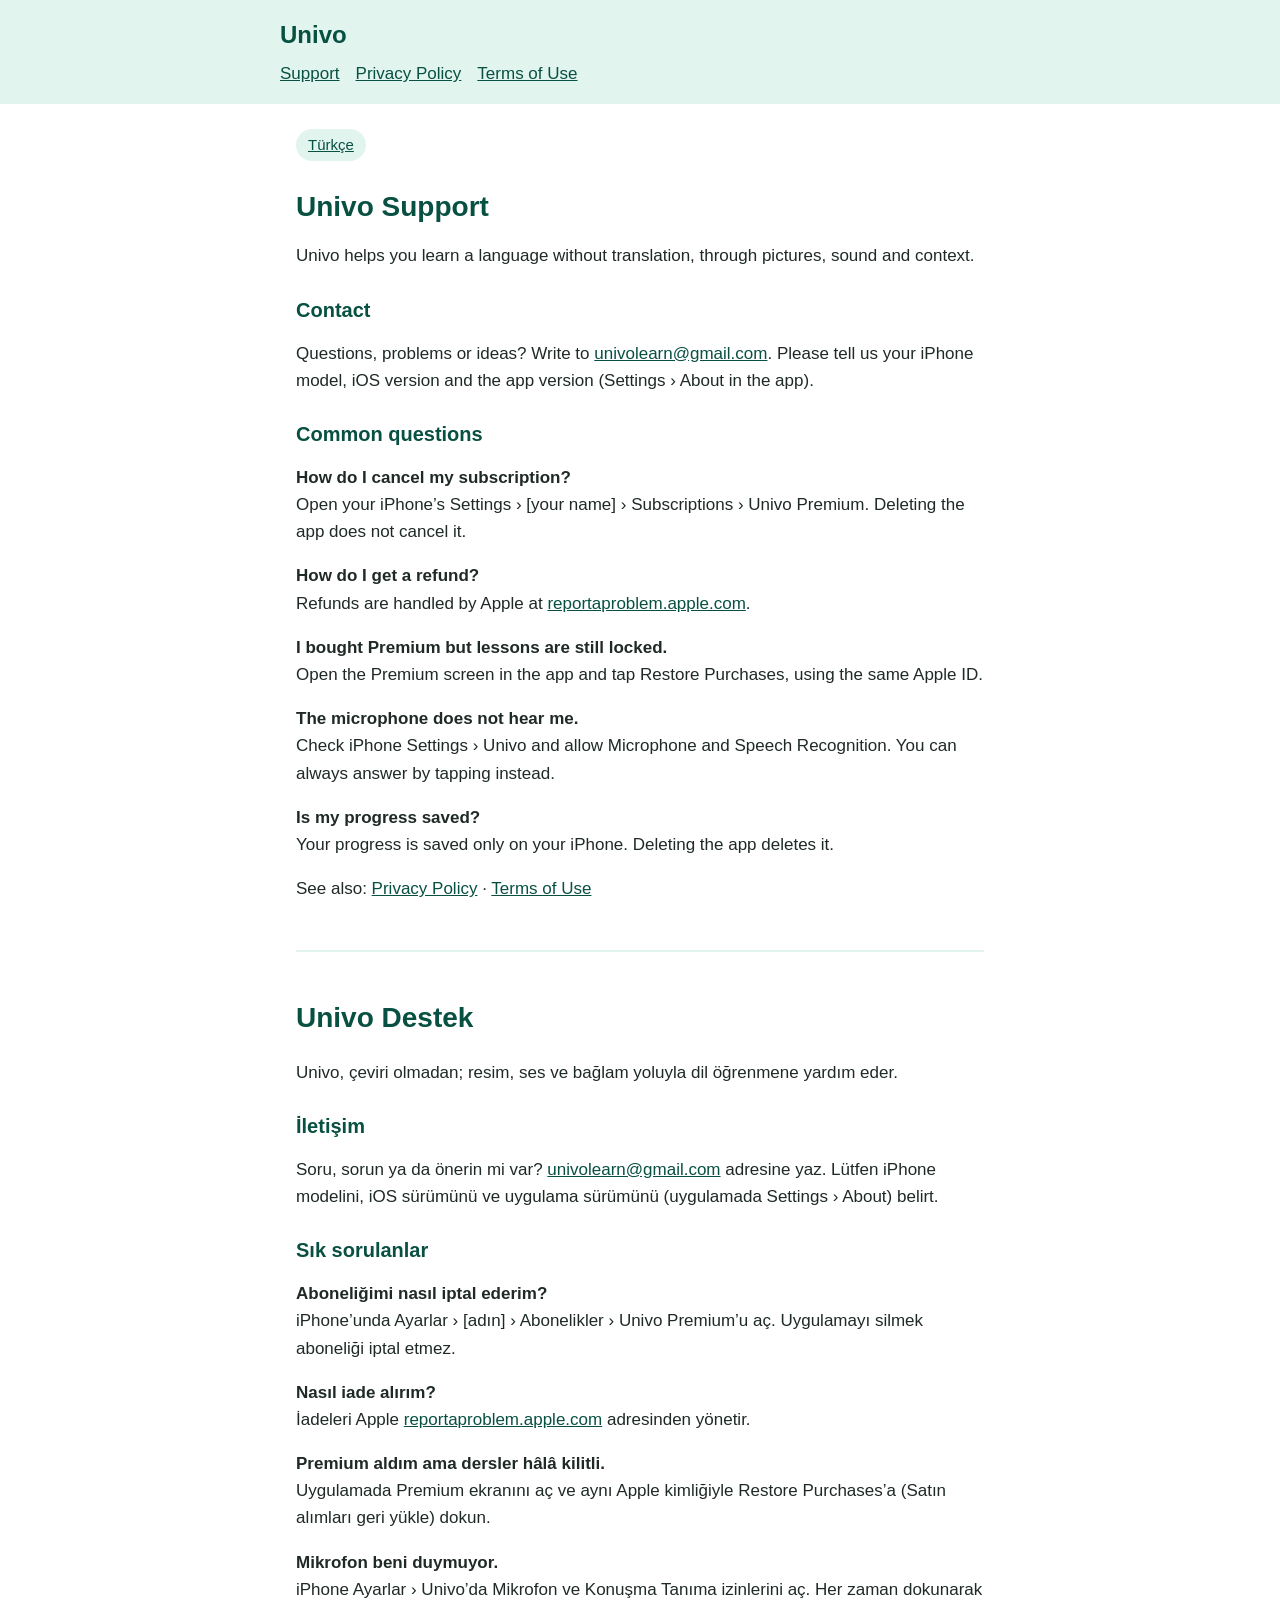
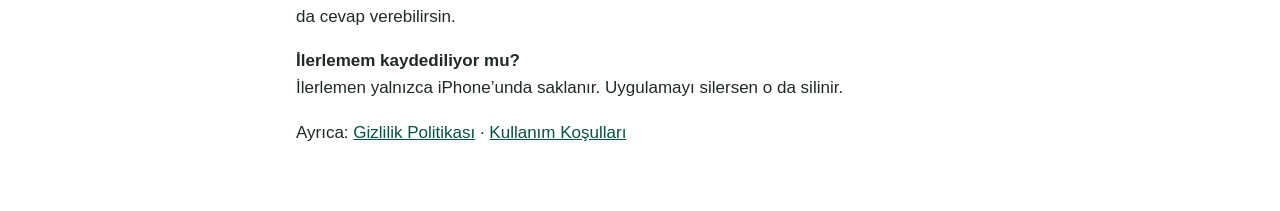
<file: index.html>
<!doctype html>
<html lang="en">
<head>
<meta charset="utf-8">
<meta name="viewport" content="width=device-width, initial-scale=1">
<title>Support – Univo</title>
<link rel="stylesheet" href="style.css">
</head>
<body>
<header><div class="in">
<a class="brand" href="index.html">Univo</a>
<nav><a href="index.html">Support</a><a href="privacy.html">Privacy Policy</a><a href="terms.html">Terms of Use</a></nav>
</div></header>
<main>
<p><a class="lang" href="#tr">Türkçe</a></p>
<h1>Univo Support</h1>
<p>Univo helps you learn a language without translation, through pictures, sound and context.</p>
<h2>Contact</h2>
<p>Questions, problems or ideas? Write to <a href="mailto:univolearn@gmail.com">univolearn@gmail.com</a>. Please tell us your iPhone model, iOS version and the app version (Settings › About in the app).</p>
<h2>Common questions</h2>
<p><strong>How do I cancel my subscription?</strong><br>Open your iPhone’s Settings › [your name] › Subscriptions › Univo Premium. Deleting the app does not cancel it.</p>
<p><strong>How do I get a refund?</strong><br>Refunds are handled by Apple at <a href="https://reportaproblem.apple.com">reportaproblem.apple.com</a>.</p>
<p><strong>I bought Premium but lessons are still locked.</strong><br>Open the Premium screen in the app and tap Restore Purchases, using the same Apple ID.</p>
<p><strong>The microphone does not hear me.</strong><br>Check iPhone Settings › Univo and allow Microphone and Speech Recognition. You can always answer by tapping instead.</p>
<p><strong>Is my progress saved?</strong><br>Your progress is saved only on your iPhone. Deleting the app deletes it.</p>
<p>See also: <a href="privacy.html">Privacy Policy</a> · <a href="terms.html">Terms of Use</a></p>

<hr>
<section id="tr" lang="tr">
<h1>Univo Destek</h1>
<p>Univo, çeviri olmadan; resim, ses ve bağlam yoluyla dil öğrenmene yardım eder.</p>
<h2>İletişim</h2>
<p>Soru, sorun ya da önerin mi var? <a href="mailto:univolearn@gmail.com">univolearn@gmail.com</a> adresine yaz. Lütfen iPhone modelini, iOS sürümünü ve uygulama sürümünü (uygulamada Settings › About) belirt.</p>
<h2>Sık sorulanlar</h2>
<p><strong>Aboneliğimi nasıl iptal ederim?</strong><br>iPhone’unda Ayarlar › [adın] › Abonelikler › Univo Premium’u aç. Uygulamayı silmek aboneliği iptal etmez.</p>
<p><strong>Nasıl iade alırım?</strong><br>İadeleri Apple <a href="https://reportaproblem.apple.com">reportaproblem.apple.com</a> adresinden yönetir.</p>
<p><strong>Premium aldım ama dersler hâlâ kilitli.</strong><br>Uygulamada Premium ekranını aç ve aynı Apple kimliğiyle Restore Purchases’a (Satın alımları geri yükle) dokun.</p>
<p><strong>Mikrofon beni duymuyor.</strong><br>iPhone Ayarlar › Univo’da Mikrofon ve Konuşma Tanıma izinlerini aç. Her zaman dokunarak da cevap verebilirsin.</p>
<p><strong>İlerlemem kaydediliyor mu?</strong><br>İlerlemen yalnızca iPhone’unda saklanır. Uygulamayı silersen o da silinir.</p>
<p>Ayrıca: <a href="privacy.html">Gizlilik Politikası</a> · <a href="terms.html">Kullanım Koşulları</a></p>
</section>
</main>
</body>
</html>
</file>
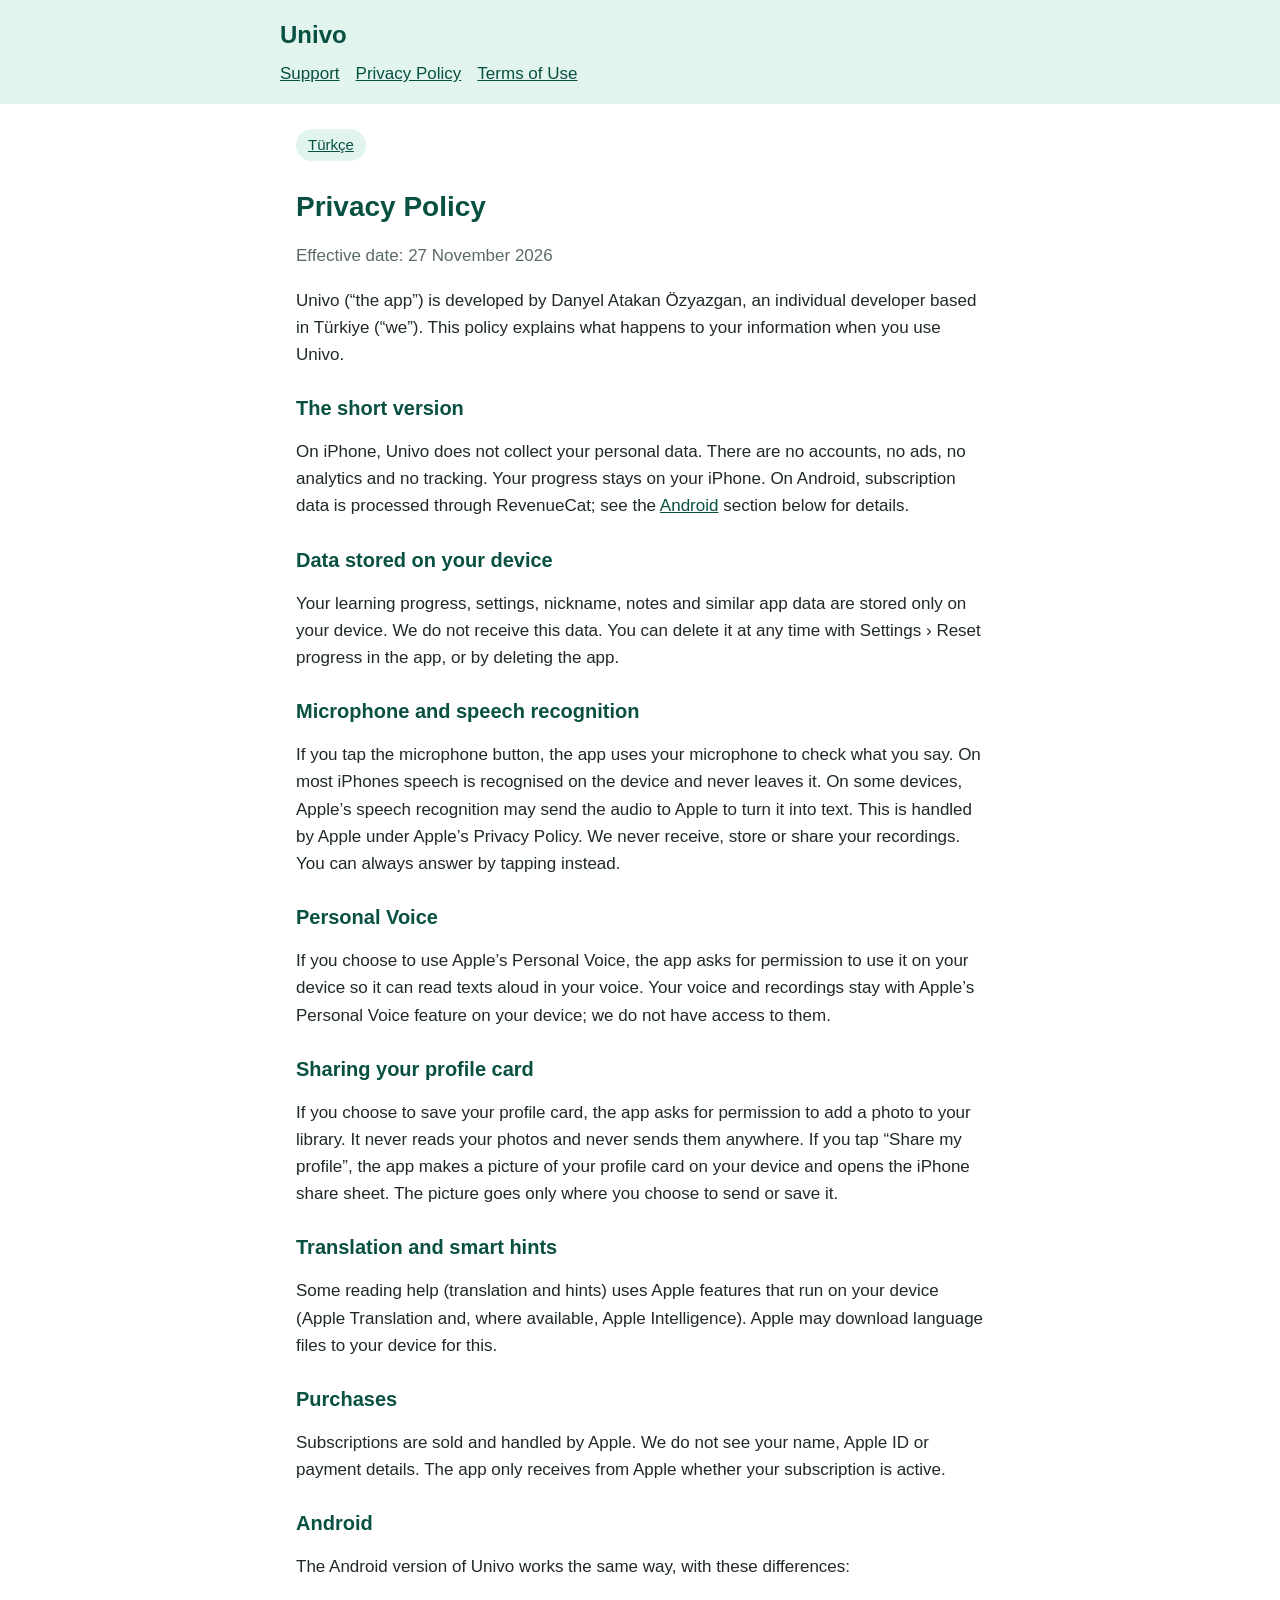
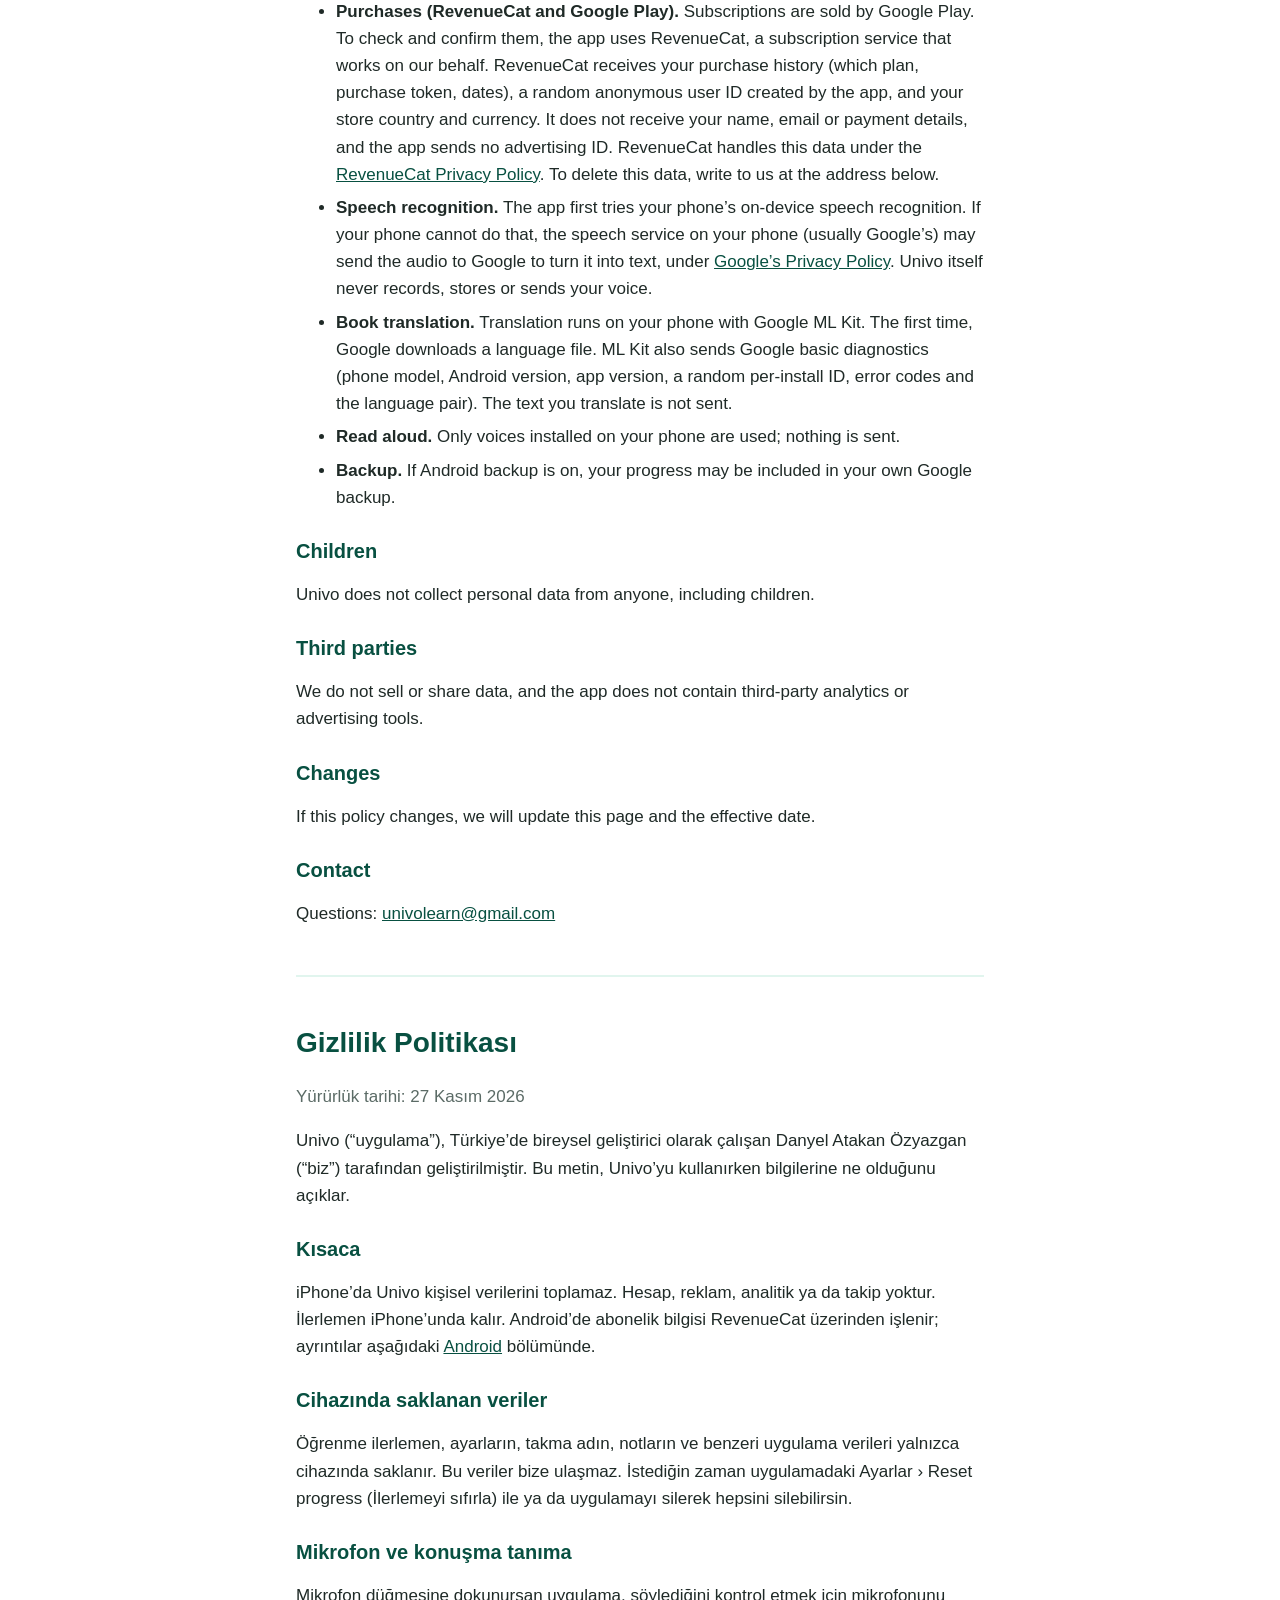
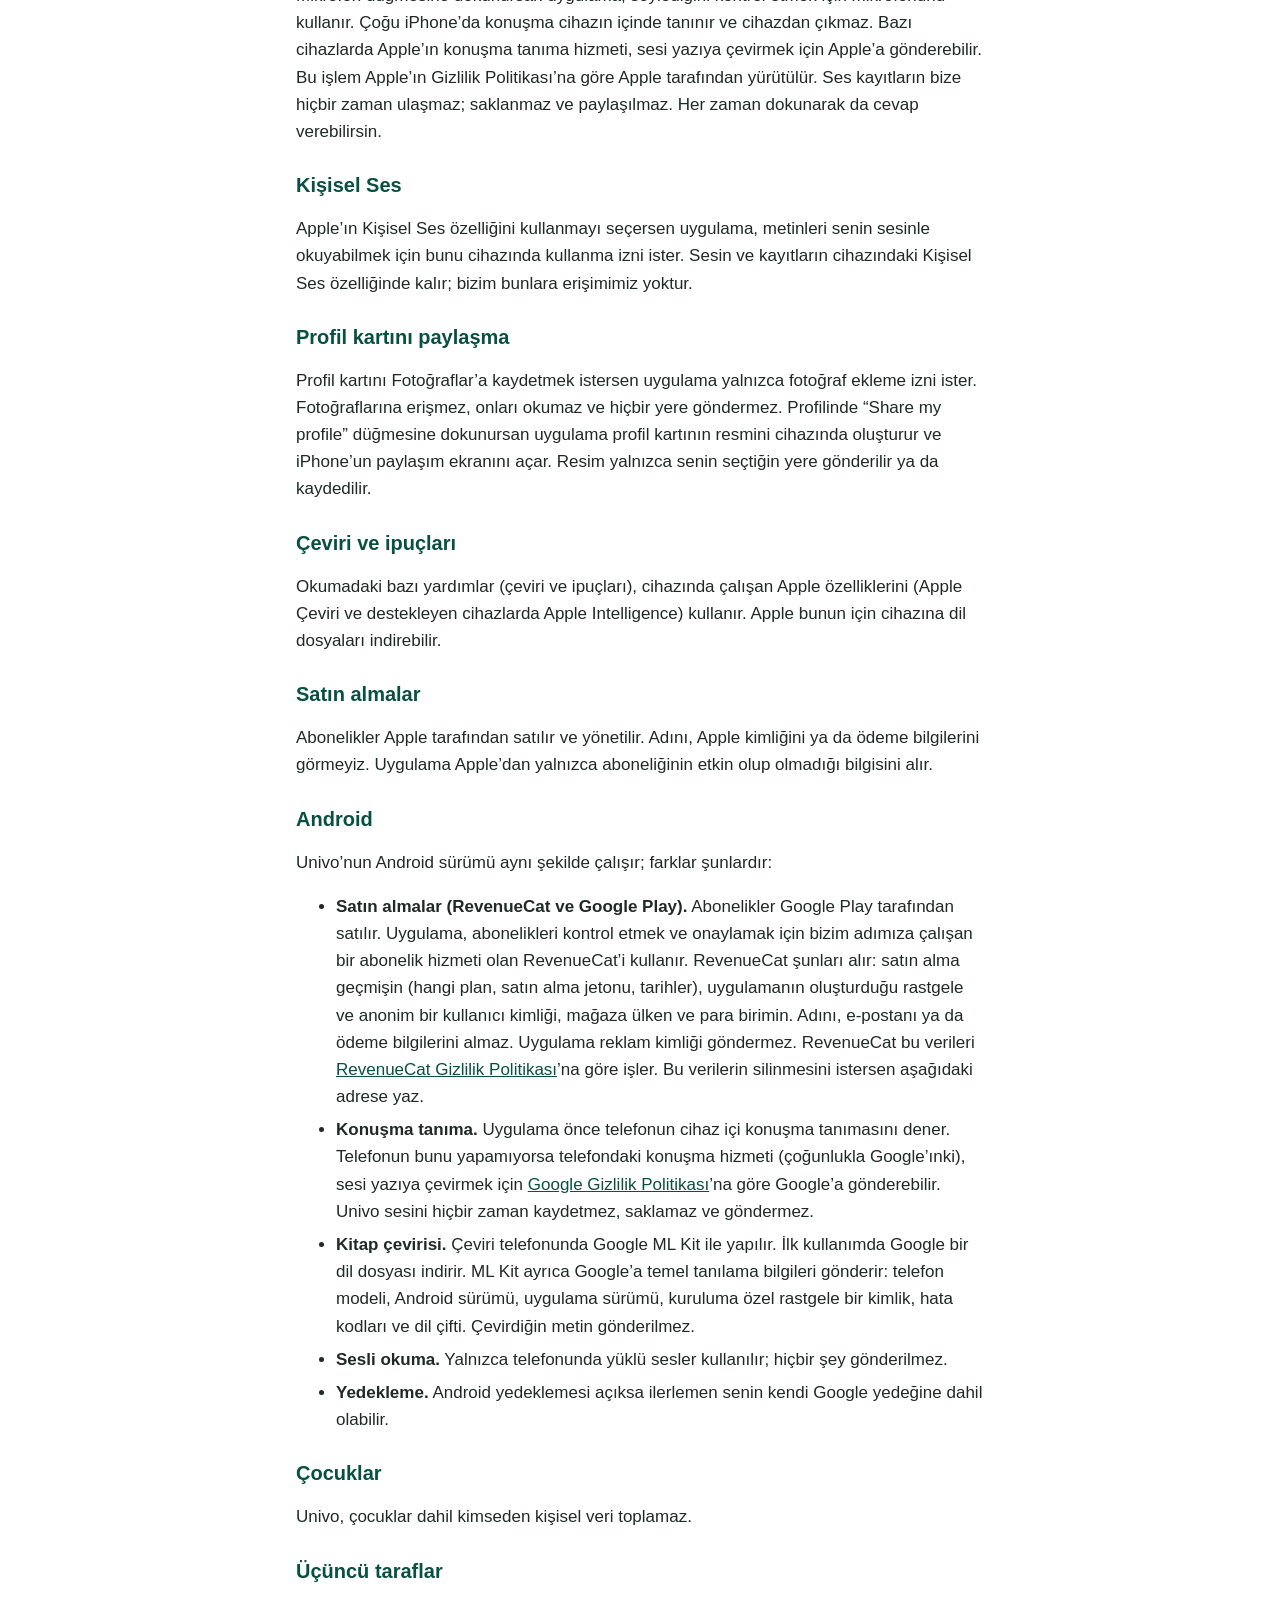
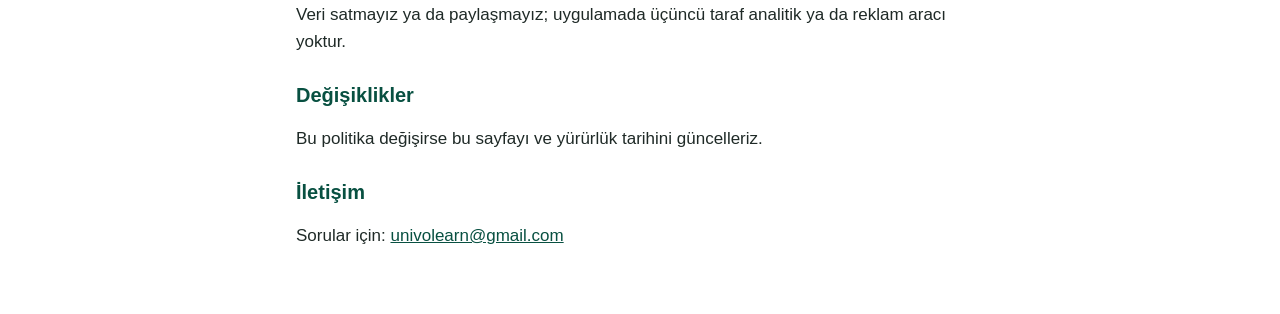
<file: privacy.html>
<!doctype html>
<html lang="en">
<head>
<meta charset="utf-8">
<meta name="viewport" content="width=device-width, initial-scale=1">
<title>Privacy Policy – Univo</title>
<link rel="stylesheet" href="style.css">
</head>
<body>
<header><div class="in">
<a class="brand" href="index.html">Univo</a>
<nav><a href="index.html">Support</a><a href="privacy.html">Privacy Policy</a><a href="terms.html">Terms of Use</a></nav>
</div></header>
<main>
<p><a class="lang" href="#tr">Türkçe</a></p>
<h1>Privacy Policy</h1>
<p class="meta">Effective date: 27 November 2026</p>
<p>Univo (“the app”) is developed by Danyel Atakan Özyazgan, an individual developer based in Türkiye (“we”). This policy explains what happens to your information when you use Univo.</p>
<h2>The short version</h2>
<p>On iPhone, Univo does not collect your personal data. There are no accounts, no ads, no analytics and no tracking. Your progress stays on your iPhone. On Android, subscription data is processed through RevenueCat; see the <a href="#android">Android</a> section below for details.</p>
<h2>Data stored on your device</h2>
<p>Your learning progress, settings, nickname, notes and similar app data are stored only on your device. We do not receive this data. You can delete it at any time with Settings › Reset progress in the app, or by deleting the app.</p>
<h2>Microphone and speech recognition</h2>
<p>If you tap the microphone button, the app uses your microphone to check what you say. On most iPhones speech is recognised on the device and never leaves it. On some devices, Apple’s speech recognition may send the audio to Apple to turn it into text. This is handled by Apple under Apple’s Privacy Policy. We never receive, store or share your recordings. You can always answer by tapping instead.</p>
<h2>Personal Voice</h2>
<p>If you choose to use Apple’s Personal Voice, the app asks for permission to use it on your device so it can read texts aloud in your voice. Your voice and recordings stay with Apple’s Personal Voice feature on your device; we do not have access to them.</p>
<h2>Sharing your profile card</h2>
<p>If you choose to save your profile card, the app asks for permission to add a photo to your library. It never reads your photos and never sends them anywhere. If you tap “Share my profile”, the app makes a picture of your profile card on your device and opens the iPhone share sheet. The picture goes only where you choose to send or save it.</p>
<h2>Translation and smart hints</h2>
<p>Some reading help (translation and hints) uses Apple features that run on your device (Apple Translation and, where available, Apple Intelligence). Apple may download language files to your device for this.</p>
<h2>Purchases</h2>
<p>Subscriptions are sold and handled by Apple. We do not see your name, Apple ID or payment details. The app only receives from Apple whether your subscription is active.</p>
<h2 id="android">Android</h2>
<p>The Android version of Univo works the same way, with these differences:</p>
<ul>
<li><strong>Purchases (RevenueCat and Google Play).</strong> Subscriptions are sold by Google Play. To check and confirm them, the app uses RevenueCat, a subscription service that works on our behalf. RevenueCat receives your purchase history (which plan, purchase token, dates), a random anonymous user ID created by the app, and your store country and currency. It does not receive your name, email or payment details, and the app sends no advertising ID. RevenueCat handles this data under the <a href="https://www.revenuecat.com/privacy">RevenueCat Privacy Policy</a>. To delete this data, write to us at the address below.</li>
<li><strong>Speech recognition.</strong> The app first tries your phone’s on-device speech recognition. If your phone cannot do that, the speech service on your phone (usually Google’s) may send the audio to Google to turn it into text, under <a href="https://policies.google.com/privacy">Google’s Privacy Policy</a>. Univo itself never records, stores or sends your voice.</li>
<li><strong>Book translation.</strong> Translation runs on your phone with Google ML Kit. The first time, Google downloads a language file. ML Kit also sends Google basic diagnostics (phone model, Android version, app version, a random per-install ID, error codes and the language pair). The text you translate is not sent.</li>
<li><strong>Read aloud.</strong> Only voices installed on your phone are used; nothing is sent.</li>
<li><strong>Backup.</strong> If Android backup is on, your progress may be included in your own Google backup.</li>
</ul>
<h2>Children</h2>
<p>Univo does not collect personal data from anyone, including children.</p>
<h2>Third parties</h2>
<p>We do not sell or share data, and the app does not contain third-party analytics or advertising tools.</p>
<h2>Changes</h2>
<p>If this policy changes, we will update this page and the effective date.</p>
<h2>Contact</h2>
<p>Questions: <a href="mailto:univolearn@gmail.com">univolearn@gmail.com</a></p>

<hr>
<section id="tr" lang="tr">
<h1>Gizlilik Politikası</h1>
<p class="meta">Yürürlük tarihi: 27 Kasım 2026</p>
<p>Univo (“uygulama”), Türkiye’de bireysel geliştirici olarak çalışan Danyel Atakan Özyazgan (“biz”) tarafından geliştirilmiştir. Bu metin, Univo’yu kullanırken bilgilerine ne olduğunu açıklar.</p>
<h2>Kısaca</h2>
<p>iPhone’da Univo kişisel verilerini toplamaz. Hesap, reklam, analitik ya da takip yoktur. İlerlemen iPhone’unda kalır. Android’de abonelik bilgisi RevenueCat üzerinden işlenir; ayrıntılar aşağıdaki <a href="#android-tr">Android</a> bölümünde.</p>
<h2>Cihazında saklanan veriler</h2>
<p>Öğrenme ilerlemen, ayarların, takma adın, notların ve benzeri uygulama verileri yalnızca cihazında saklanır. Bu veriler bize ulaşmaz. İstediğin zaman uygulamadaki Ayarlar › Reset progress (İlerlemeyi sıfırla) ile ya da uygulamayı silerek hepsini silebilirsin.</p>
<h2>Mikrofon ve konuşma tanıma</h2>
<p>Mikrofon düğmesine dokunursan uygulama, söylediğini kontrol etmek için mikrofonunu kullanır. Çoğu iPhone’da konuşma cihazın içinde tanınır ve cihazdan çıkmaz. Bazı cihazlarda Apple’ın konuşma tanıma hizmeti, sesi yazıya çevirmek için Apple’a gönderebilir. Bu işlem Apple’ın Gizlilik Politikası’na göre Apple tarafından yürütülür. Ses kayıtların bize hiçbir zaman ulaşmaz; saklanmaz ve paylaşılmaz. Her zaman dokunarak da cevap verebilirsin.</p>
<h2>Kişisel Ses</h2>
<p>Apple’ın Kişisel Ses özelliğini kullanmayı seçersen uygulama, metinleri senin sesinle okuyabilmek için bunu cihazında kullanma izni ister. Sesin ve kayıtların cihazındaki Kişisel Ses özelliğinde kalır; bizim bunlara erişimimiz yoktur.</p>
<h2>Profil kartını paylaşma</h2>
<p>Profil kartını Fotoğraflar’a kaydetmek istersen uygulama yalnızca fotoğraf ekleme izni ister. Fotoğraflarına erişmez, onları okumaz ve hiçbir yere göndermez. Profilinde “Share my profile” düğmesine dokunursan uygulama profil kartının resmini cihazında oluşturur ve iPhone’un paylaşım ekranını açar. Resim yalnızca senin seçtiğin yere gönderilir ya da kaydedilir.</p>
<h2>Çeviri ve ipuçları</h2>
<p>Okumadaki bazı yardımlar (çeviri ve ipuçları), cihazında çalışan Apple özelliklerini (Apple Çeviri ve destekleyen cihazlarda Apple Intelligence) kullanır. Apple bunun için cihazına dil dosyaları indirebilir.</p>
<h2>Satın almalar</h2>
<p>Abonelikler Apple tarafından satılır ve yönetilir. Adını, Apple kimliğini ya da ödeme bilgilerini görmeyiz. Uygulama Apple’dan yalnızca aboneliğinin etkin olup olmadığı bilgisini alır.</p>
<h2 id="android-tr">Android</h2>
<p>Univo’nun Android sürümü aynı şekilde çalışır; farklar şunlardır:</p>
<ul>
<li><strong>Satın almalar (RevenueCat ve Google Play).</strong> Abonelikler Google Play tarafından satılır. Uygulama, abonelikleri kontrol etmek ve onaylamak için bizim adımıza çalışan bir abonelik hizmeti olan RevenueCat’i kullanır. RevenueCat şunları alır: satın alma geçmişin (hangi plan, satın alma jetonu, tarihler), uygulamanın oluşturduğu rastgele ve anonim bir kullanıcı kimliği, mağaza ülken ve para birimin. Adını, e-postanı ya da ödeme bilgilerini almaz. Uygulama reklam kimliği göndermez. RevenueCat bu verileri <a href="https://www.revenuecat.com/privacy">RevenueCat Gizlilik Politikası</a>’na göre işler. Bu verilerin silinmesini istersen aşağıdaki adrese yaz.</li>
<li><strong>Konuşma tanıma.</strong> Uygulama önce telefonun cihaz içi konuşma tanımasını dener. Telefonun bunu yapamıyorsa telefondaki konuşma hizmeti (çoğunlukla Google’ınki), sesi yazıya çevirmek için <a href="https://policies.google.com/privacy">Google Gizlilik Politikası</a>’na göre Google’a gönderebilir. Univo sesini hiçbir zaman kaydetmez, saklamaz ve göndermez.</li>
<li><strong>Kitap çevirisi.</strong> Çeviri telefonunda Google ML Kit ile yapılır. İlk kullanımda Google bir dil dosyası indirir. ML Kit ayrıca Google’a temel tanılama bilgileri gönderir: telefon modeli, Android sürümü, uygulama sürümü, kuruluma özel rastgele bir kimlik, hata kodları ve dil çifti. Çevirdiğin metin gönderilmez.</li>
<li><strong>Sesli okuma.</strong> Yalnızca telefonunda yüklü sesler kullanılır; hiçbir şey gönderilmez.</li>
<li><strong>Yedekleme.</strong> Android yedeklemesi açıksa ilerlemen senin kendi Google yedeğine dahil olabilir.</li>
</ul>
<h2>Çocuklar</h2>
<p>Univo, çocuklar dahil kimseden kişisel veri toplamaz.</p>
<h2>Üçüncü taraflar</h2>
<p>Veri satmayız ya da paylaşmayız; uygulamada üçüncü taraf analitik ya da reklam aracı yoktur.</p>
<h2>Değişiklikler</h2>
<p>Bu politika değişirse bu sayfayı ve yürürlük tarihini güncelleriz.</p>
<h2>İletişim</h2>
<p>Sorular için: <a href="mailto:univolearn@gmail.com">univolearn@gmail.com</a></p>
</section>
</main>
</body>
</html>
</file>
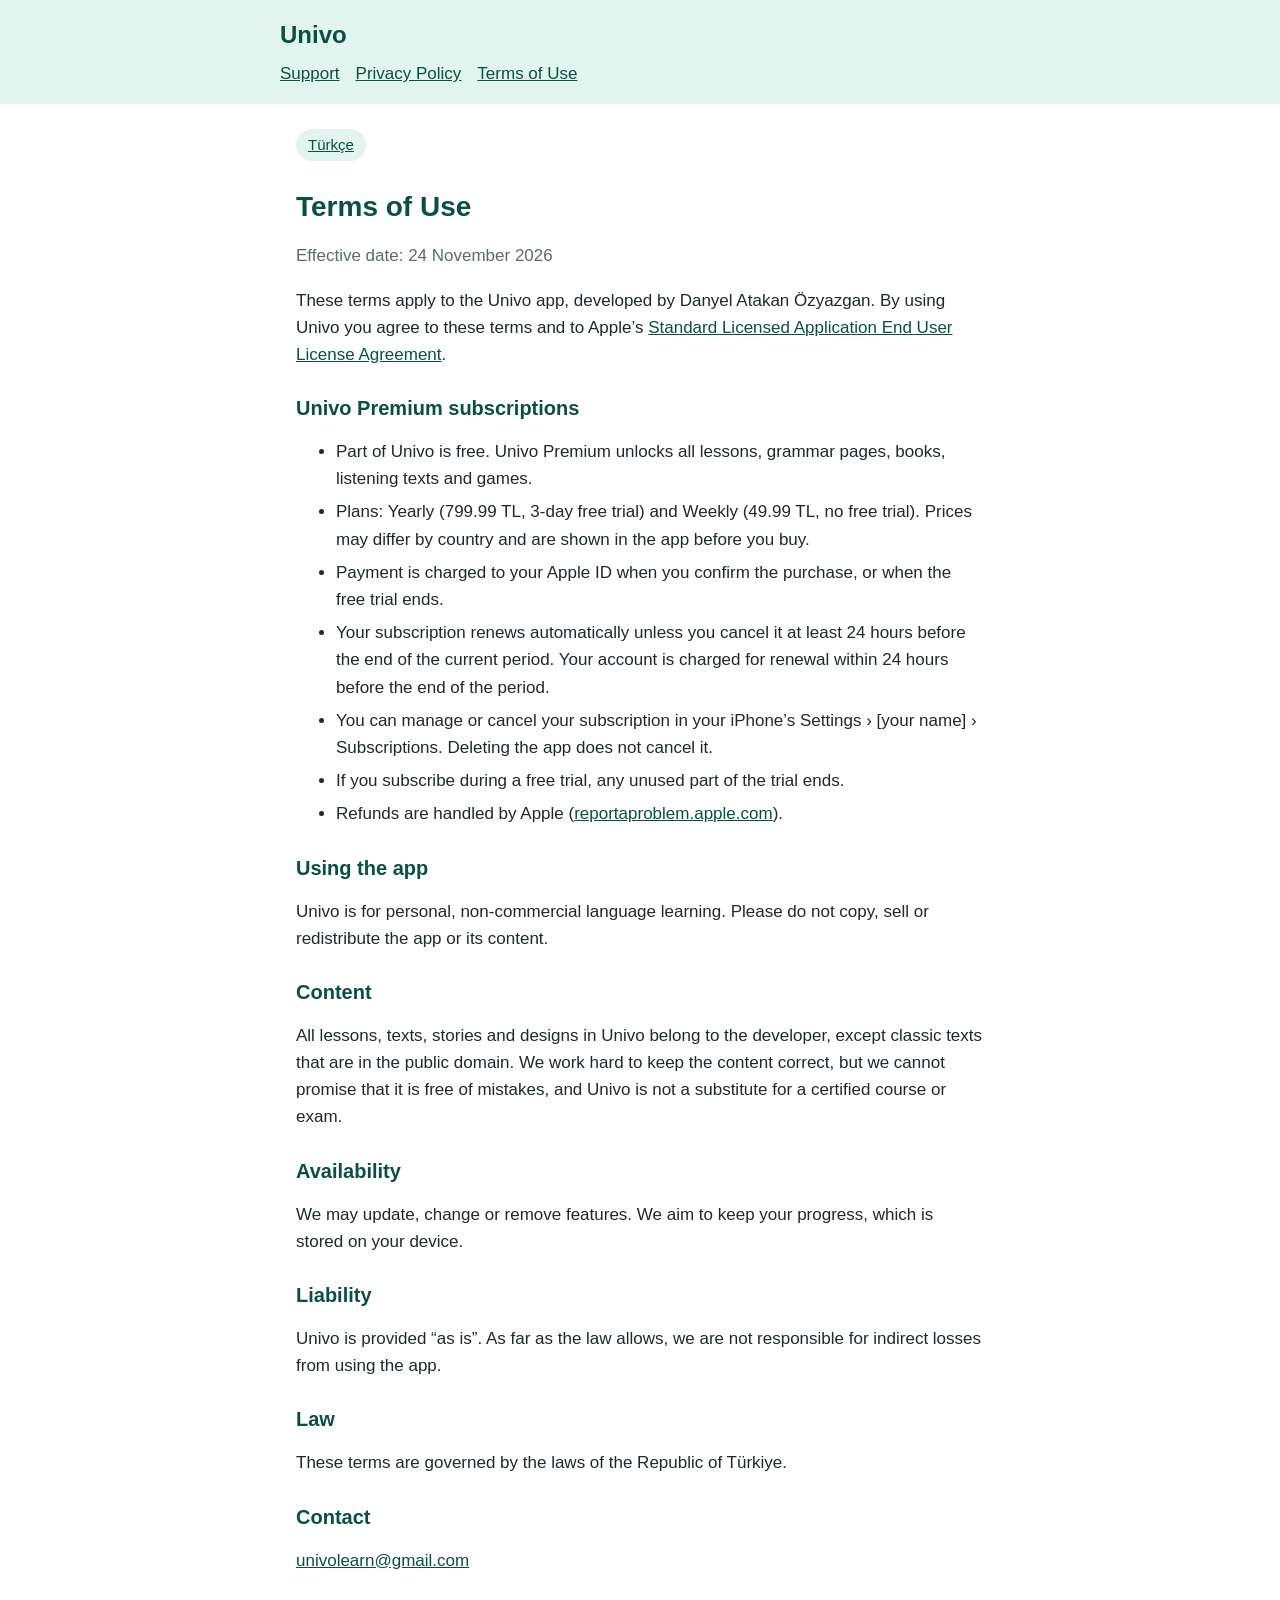
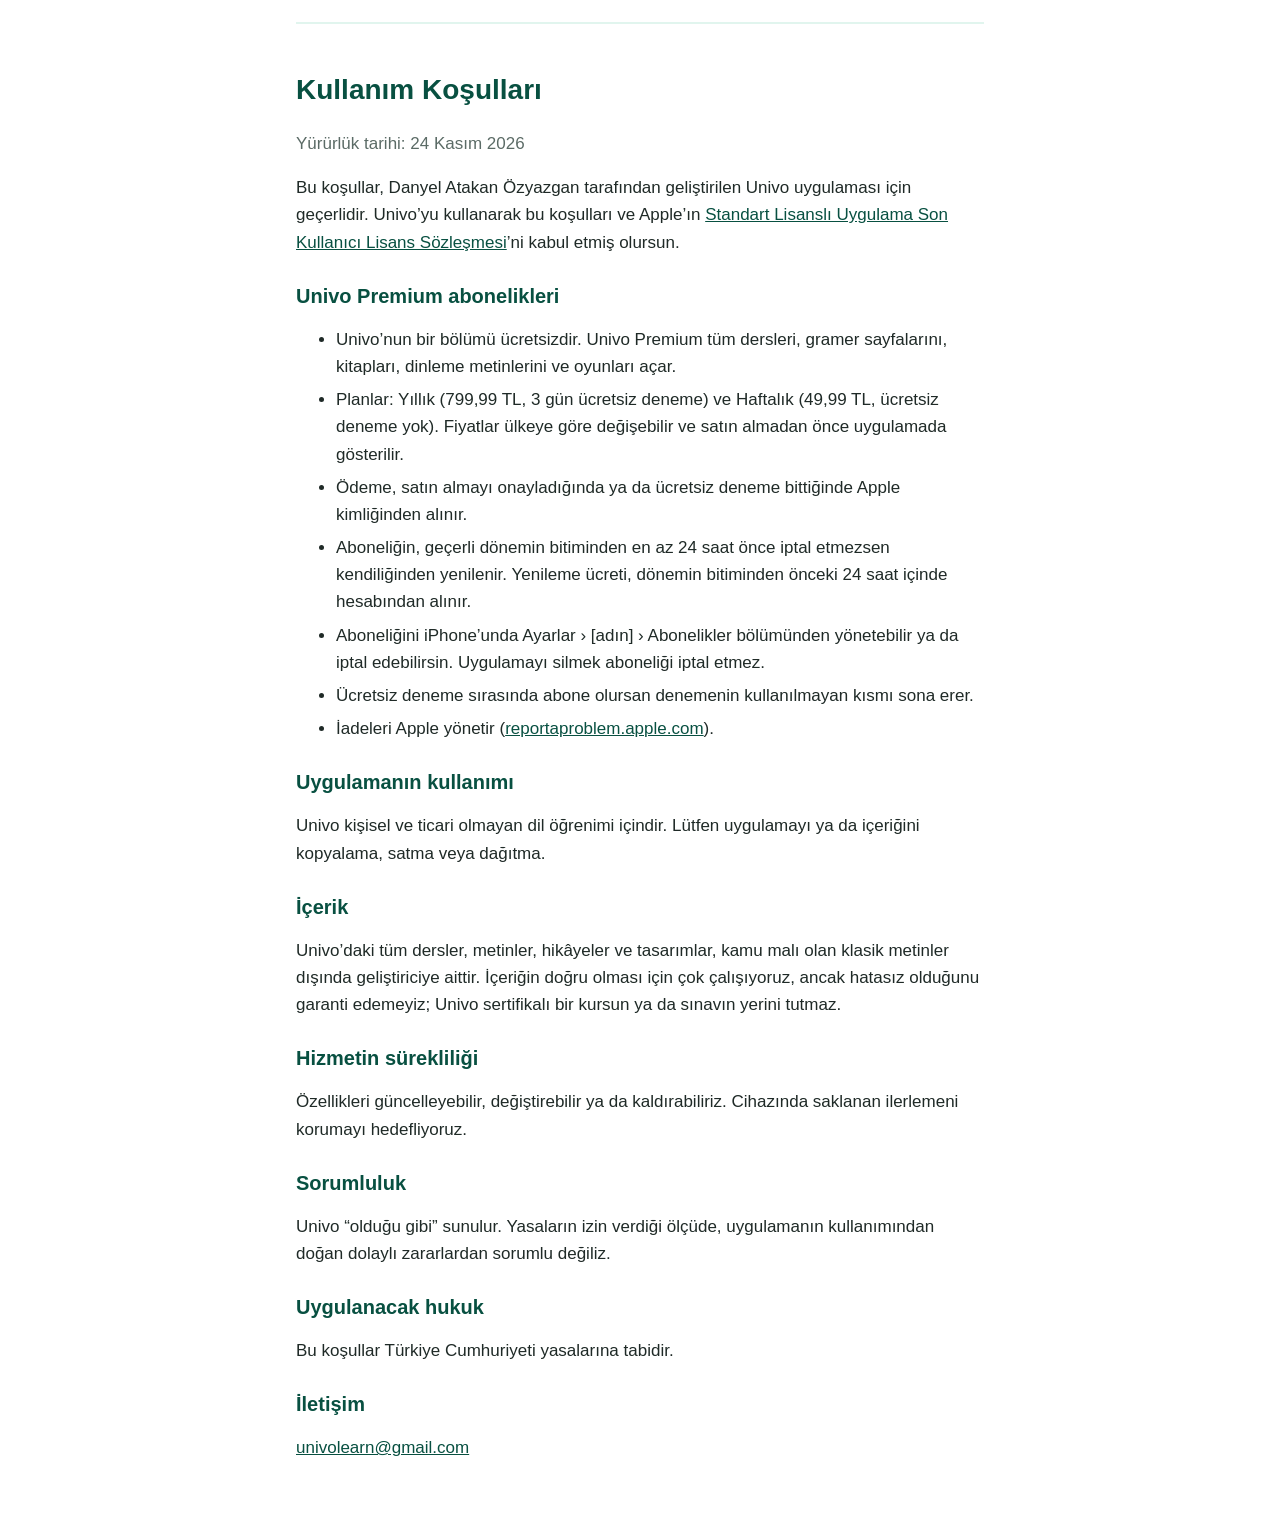
<file: terms.html>
<!doctype html>
<html lang="en">
<head>
<meta charset="utf-8">
<meta name="viewport" content="width=device-width, initial-scale=1">
<title>Terms of Use – Univo</title>
<link rel="stylesheet" href="style.css">
</head>
<body>
<header><div class="in">
<a class="brand" href="index.html">Univo</a>
<nav><a href="index.html">Support</a><a href="privacy.html">Privacy Policy</a><a href="terms.html">Terms of Use</a></nav>
</div></header>
<main>
<p><a class="lang" href="#tr">Türkçe</a></p>
<h1>Terms of Use</h1>
<p class="meta">Effective date: 24 November 2026</p>
<p>These terms apply to the Univo app, developed by Danyel Atakan Özyazgan. By using Univo you agree to these terms and to Apple’s <a href="https://www.apple.com/legal/internet-services/itunes/dev/stdeula/">Standard Licensed Application End User License Agreement</a>.</p>
<h2>Univo Premium subscriptions</h2>
<ul>
<li>Part of Univo is free. Univo Premium unlocks all lessons, grammar pages, books, listening texts and games.</li>
<li>Plans: Yearly (799.99 TL, 3-day free trial) and Weekly (49.99 TL, no free trial). Prices may differ by country and are shown in the app before you buy.</li>
<li>Payment is charged to your Apple ID when you confirm the purchase, or when the free trial ends.</li>
<li>Your subscription renews automatically unless you cancel it at least 24 hours before the end of the current period. Your account is charged for renewal within 24 hours before the end of the period.</li>
<li>You can manage or cancel your subscription in your iPhone’s Settings › [your name] › Subscriptions. Deleting the app does not cancel it.</li>
<li>If you subscribe during a free trial, any unused part of the trial ends.</li>
<li>Refunds are handled by Apple (<a href="https://reportaproblem.apple.com">reportaproblem.apple.com</a>).</li>
</ul>
<h2>Using the app</h2>
<p>Univo is for personal, non-commercial language learning. Please do not copy, sell or redistribute the app or its content.</p>
<h2>Content</h2>
<p>All lessons, texts, stories and designs in Univo belong to the developer, except classic texts that are in the public domain. We work hard to keep the content correct, but we cannot promise that it is free of mistakes, and Univo is not a substitute for a certified course or exam.</p>
<h2>Availability</h2>
<p>We may update, change or remove features. We aim to keep your progress, which is stored on your device.</p>
<h2>Liability</h2>
<p>Univo is provided “as is”. As far as the law allows, we are not responsible for indirect losses from using the app.</p>
<h2>Law</h2>
<p>These terms are governed by the laws of the Republic of Türkiye.</p>
<h2>Contact</h2>
<p><a href="mailto:univolearn@gmail.com">univolearn@gmail.com</a></p>

<hr>
<section id="tr" lang="tr">
<h1>Kullanım Koşulları</h1>
<p class="meta">Yürürlük tarihi: 24 Kasım 2026</p>
<p>Bu koşullar, Danyel Atakan Özyazgan tarafından geliştirilen Univo uygulaması için geçerlidir. Univo’yu kullanarak bu koşulları ve Apple’ın <a href="https://www.apple.com/legal/internet-services/itunes/dev/stdeula/">Standart Lisanslı Uygulama Son Kullanıcı Lisans Sözleşmesi</a>’ni kabul etmiş olursun.</p>
<h2>Univo Premium abonelikleri</h2>
<ul>
<li>Univo’nun bir bölümü ücretsizdir. Univo Premium tüm dersleri, gramer sayfalarını, kitapları, dinleme metinlerini ve oyunları açar.</li>
<li>Planlar: Yıllık (799,99 TL, 3 gün ücretsiz deneme) ve Haftalık (49,99 TL, ücretsiz deneme yok). Fiyatlar ülkeye göre değişebilir ve satın almadan önce uygulamada gösterilir.</li>
<li>Ödeme, satın almayı onayladığında ya da ücretsiz deneme bittiğinde Apple kimliğinden alınır.</li>
<li>Aboneliğin, geçerli dönemin bitiminden en az 24 saat önce iptal etmezsen kendiliğinden yenilenir. Yenileme ücreti, dönemin bitiminden önceki 24 saat içinde hesabından alınır.</li>
<li>Aboneliğini iPhone’unda Ayarlar › [adın] › Abonelikler bölümünden yönetebilir ya da iptal edebilirsin. Uygulamayı silmek aboneliği iptal etmez.</li>
<li>Ücretsiz deneme sırasında abone olursan denemenin kullanılmayan kısmı sona erer.</li>
<li>İadeleri Apple yönetir (<a href="https://reportaproblem.apple.com">reportaproblem.apple.com</a>).</li>
</ul>
<h2>Uygulamanın kullanımı</h2>
<p>Univo kişisel ve ticari olmayan dil öğrenimi içindir. Lütfen uygulamayı ya da içeriğini kopyalama, satma veya dağıtma.</p>
<h2>İçerik</h2>
<p>Univo’daki tüm dersler, metinler, hikâyeler ve tasarımlar, kamu malı olan klasik metinler dışında geliştiriciye aittir. İçeriğin doğru olması için çok çalışıyoruz, ancak hatasız olduğunu garanti edemeyiz; Univo sertifikalı bir kursun ya da sınavın yerini tutmaz.</p>
<h2>Hizmetin sürekliliği</h2>
<p>Özellikleri güncelleyebilir, değiştirebilir ya da kaldırabiliriz. Cihazında saklanan ilerlemeni korumayı hedefliyoruz.</p>
<h2>Sorumluluk</h2>
<p>Univo “olduğu gibi” sunulur. Yasaların izin verdiği ölçüde, uygulamanın kullanımından doğan dolaylı zararlardan sorumlu değiliz.</p>
<h2>Uygulanacak hukuk</h2>
<p>Bu koşullar Türkiye Cumhuriyeti yasalarına tabidir.</p>
<h2>İletişim</h2>
<p><a href="mailto:univolearn@gmail.com">univolearn@gmail.com</a></p>
</section>
</main>
</body>
</html>
</file>
<file: style.css>
:root{--bg:#fff;--accent:#E1F5EE;--head:#085041;--text:#1f2a27;--muted:#5b6b66}
*{box-sizing:border-box}
body{margin:0;background:var(--bg);color:var(--text);font:17px/1.6 -apple-system,BlinkMacSystemFont,"Segoe UI",Roboto,Helvetica,Arial,sans-serif;-webkit-text-size-adjust:100%}
header{background:var(--accent);padding:16px}
header .in,main{max-width:720px;margin:0 auto}
.brand{font-size:24px;font-weight:700;color:var(--head);text-decoration:none}
nav{margin-top:6px;display:flex;flex-wrap:wrap;gap:16px}
nav a,a{color:var(--head)}
main{padding:8px 16px 48px}
h1,h2{color:var(--head);line-height:1.25}
h1{font-size:28px;margin-top:28px}
h2{font-size:20px;margin-top:28px}
.lang{display:inline-block;background:var(--accent);padding:4px 12px;border-radius:999px;font-size:15px}
.meta{color:var(--muted)}
hr{border:0;border-top:2px solid var(--accent);margin:48px 0}
li{margin:6px 0}
a{overflow-wrap:anywhere}
</file>
